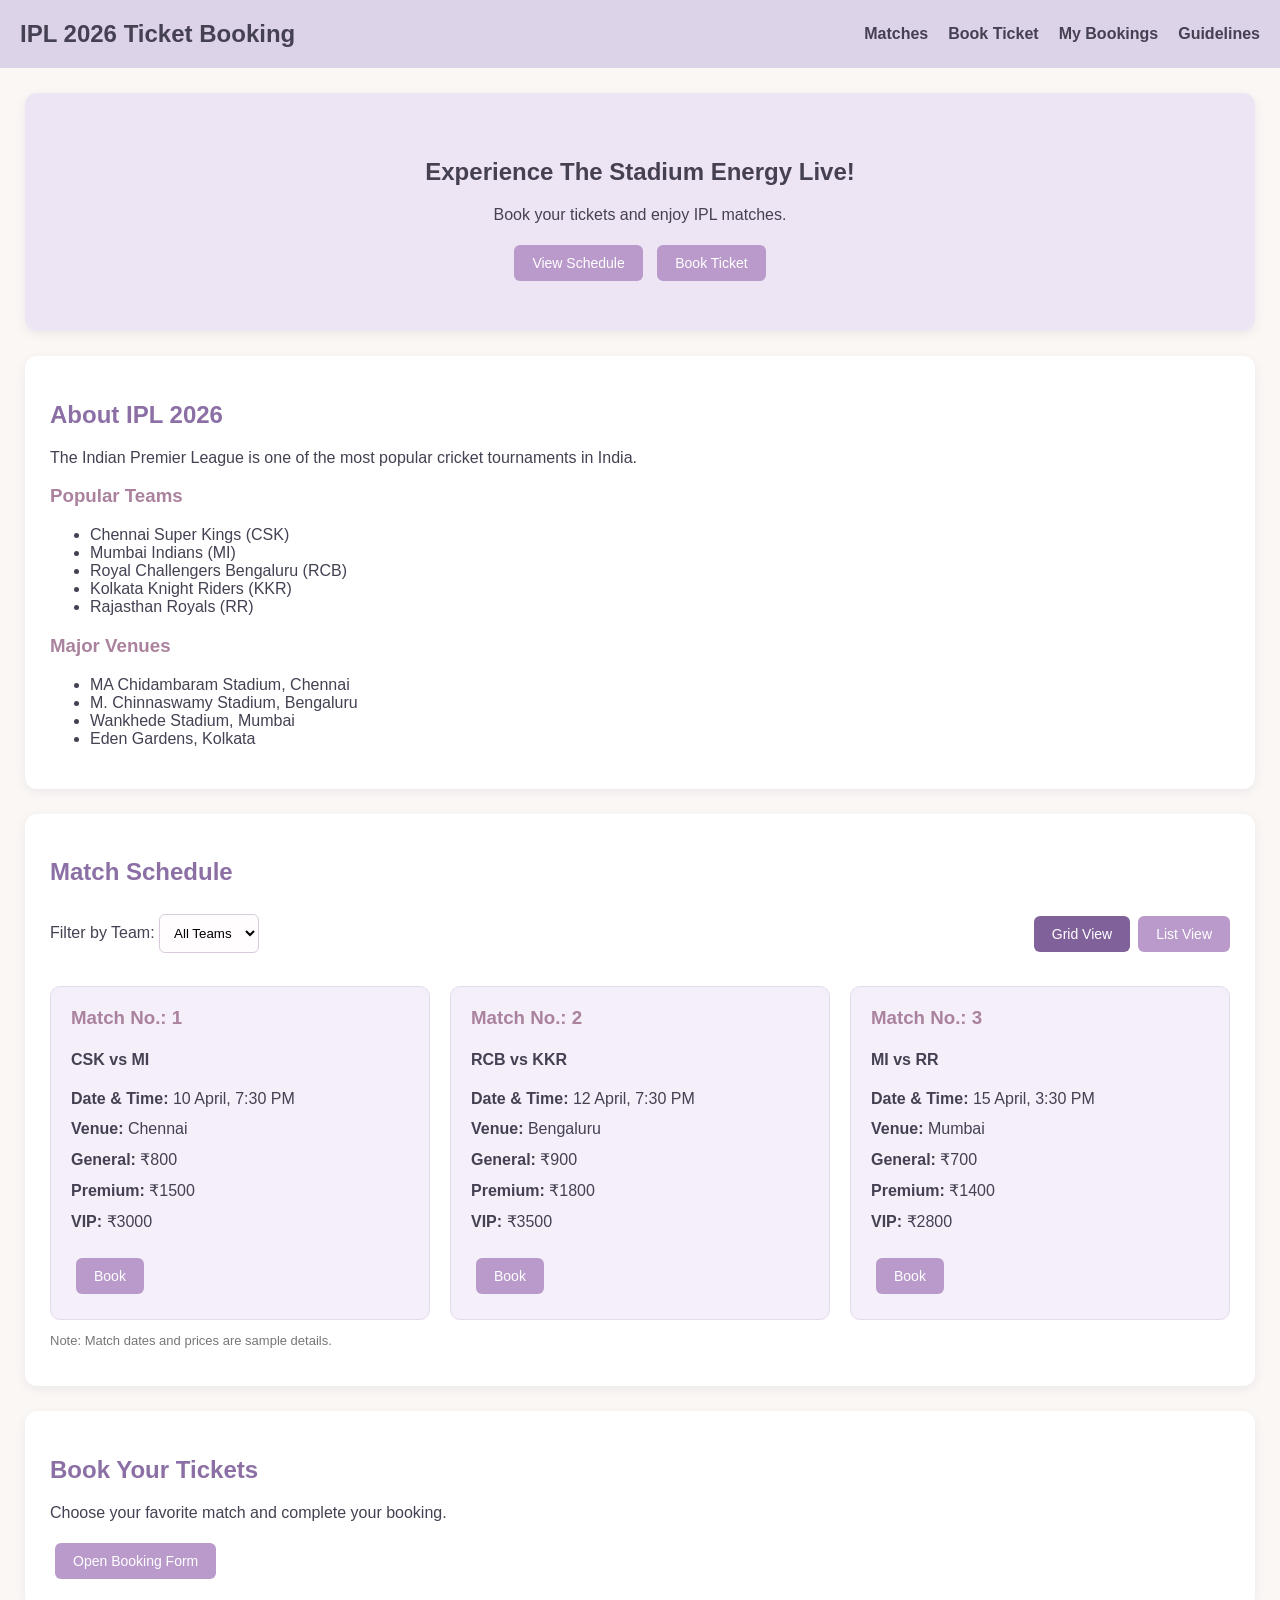
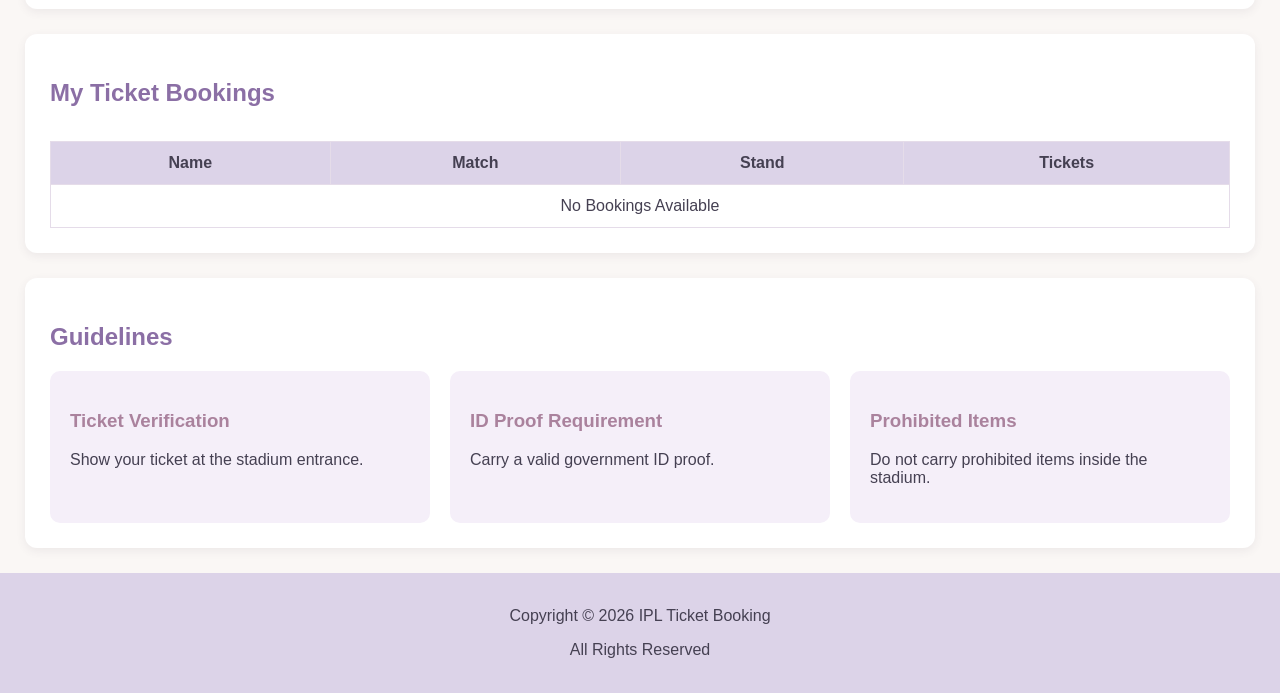
<file: index.html>
<!DOCTYPE html>
<html lang="en">
<head>
    <meta charset="UTF-8">
    <meta name="viewport" content="width=device-width, initial-scale=1.0">
    <title>IPL 2026 Ticket Booking</title>
    <link rel="stylesheet" href="style.css">
</head>

<body>

    <!-- Header -->
    <header>
        <div class="navbar">
            <h1>IPL 2026 Ticket Booking</h1>

            <button type="button" class="menu-toggle"
                    id="menuToggle"
                    aria-label="Toggle navigation"
                    aria-expanded="false"
                    aria-controls="navLinks">
                ☰
            </button>

            <nav id="navLinks">
                <a href="#matches">Matches</a>
                <a href="booking.html#booking">Book Ticket</a>
                <a href="#mybookings">My Bookings</a>
                <a href="#guidelines">Guidelines</a>
            </nav>
        </div>
    </header>

    <!-- Banner -->
    <section class="banner">
        <h1>Experience The Stadium Energy Live!</h1>
        <p>Book your tickets and enjoy IPL matches.</p>

        <a href="#matches" class="button">View Schedule</a>
        <a href="booking.html#booking" class="button">Book Ticket</a>
    </section>

    <!-- About IPL -->
    <section>
        <h2>About IPL 2026</h2>

        <p>
            The Indian Premier League is one of the most popular
            cricket tournaments in India.
        </p>

        <h3>Popular Teams</h3>
        <ul>
            <li>Chennai Super Kings (CSK)</li>
            <li>Mumbai Indians (MI)</li>
            <li>Royal Challengers Bengaluru (RCB)</li>
            <li>Kolkata Knight Riders (KKR)</li>
            <li>Rajasthan Royals (RR)</li>
        </ul>

        <h3>Major Venues</h3>
        <ul>
            <li>MA Chidambaram Stadium, Chennai</li>
            <li>M. Chinnaswamy Stadium, Bengaluru</li>
            <li>Wankhede Stadium, Mumbai</li>
            <li>Eden Gardens, Kolkata</li>
        </ul>
    </section>

    <!-- Match Schedule -->
    <section id="matches">
        <h2>Match Schedule</h2>

        <div class="match-controls">

            <div>
                <label for="team">Filter by Team:</label>

                <select id="team">
                    <option value="all">All Teams</option>
                    <option value="CSK">CSK</option>
                    <option value="MI">MI</option>
                    <option value="RCB">RCB</option>
                    <option value="KKR">KKR</option>
                    <option value="RR">RR</option>
                </select>
            </div>

            <div class="view-buttons">
                <button type="button" id="gridView"
                        aria-pressed="true">
                    Grid View
                </button>

                <button type="button" id="listView"
                        aria-pressed="false">
                    List View
                </button>
            </div>

        </div>

        <!-- CSS Grid Match Cards -->
        <div class="match-grid" id="matchContainer">

            <div class="match-card" data-teams="CSK MI">
                <h3>Match No.: 1</h3>
                <h4>CSK vs MI</h4>

                <p><strong>Date & Time:</strong> 10 April, 7:30 PM</p>
                <p><strong>Venue:</strong> Chennai</p>
                <p><strong>General:</strong> ₹800</p>
                <p><strong>Premium:</strong> ₹1500</p>
                <p><strong>VIP:</strong> ₹3000</p>

                <a href="booking.html#booking" class="button">
                    Book
                </a>
            </div>

            <div class="match-card" data-teams="RCB KKR">
                <h3>Match No.: 2</h3>
                <h4>RCB vs KKR</h4>

                <p><strong>Date & Time:</strong> 12 April, 7:30 PM</p>
                <p><strong>Venue:</strong> Bengaluru</p>
                <p><strong>General:</strong> ₹900</p>
                <p><strong>Premium:</strong> ₹1800</p>
                <p><strong>VIP:</strong> ₹3500</p>

                <a href="booking.html#booking" class="button">
                    Book
                </a>
            </div>

            <div class="match-card" data-teams="MI RR">
                <h3>Match No.: 3</h3>
                <h4>MI vs RR</h4>

                <p><strong>Date & Time:</strong> 15 April, 3:30 PM</p>
                <p><strong>Venue:</strong> Mumbai</p>
                <p><strong>General:</strong> ₹700</p>
                <p><strong>Premium:</strong> ₹1400</p>
                <p><strong>VIP:</strong> ₹2800</p>

                <a href="booking.html#booking" class="button">
                    Book
                </a>
            </div>

        </div>

        <p id="noMatches" hidden>
            No matches found for this team.
        </p>

        <p class="note">
            Note: Match dates and prices are sample details.
        </p>
    </section>

    <!-- Booking Section -->
    <section id="booking">
        <h2>Book Your Tickets</h2>

        <p>
            Choose your favorite match and complete your booking.
        </p>

        <a href="booking.html#booking" class="button">
            Open Booking Form
        </a>
    </section>

    <!-- My Bookings -->
    <section id="mybookings">
        <h2>My Ticket Bookings</h2>

        <div class="table-container">
            <table>
                <tr>
                    <th>Name</th>
                    <th>Match</th>
                    <th>Stand</th>
                    <th>Tickets</th>
                </tr>

                <tr>
                    <td colspan="4">No Bookings Available</td>
                </tr>
            </table>
        </div>
    </section>

    <!-- Guidelines -->
    <section id="guidelines">
        <h2>Guidelines</h2>

        <div class="guidelines-grid">

            <div class="guideline-card">
                <h3>Ticket Verification</h3>
                <p>Show your ticket at the stadium entrance.</p>
            </div>

            <div class="guideline-card">
                <h3>ID Proof Requirement</h3>
                <p>Carry a valid government ID proof.</p>
            </div>

            <div class="guideline-card">
                <h3>Prohibited Items</h3>
                <p>Do not carry prohibited items inside the stadium.</p>
            </div>

        </div>
    </section>

    <!-- Toast Notification -->
    <div id="toast" role="status" aria-live="polite"></div>

    <!-- Footer -->
    <footer>
        <p>Copyright © 2026 IPL Ticket Booking</p>
        <p>All Rights Reserved</p>
    </footer>

    <script src="app.js"></script>
</body>
</html>
</file>
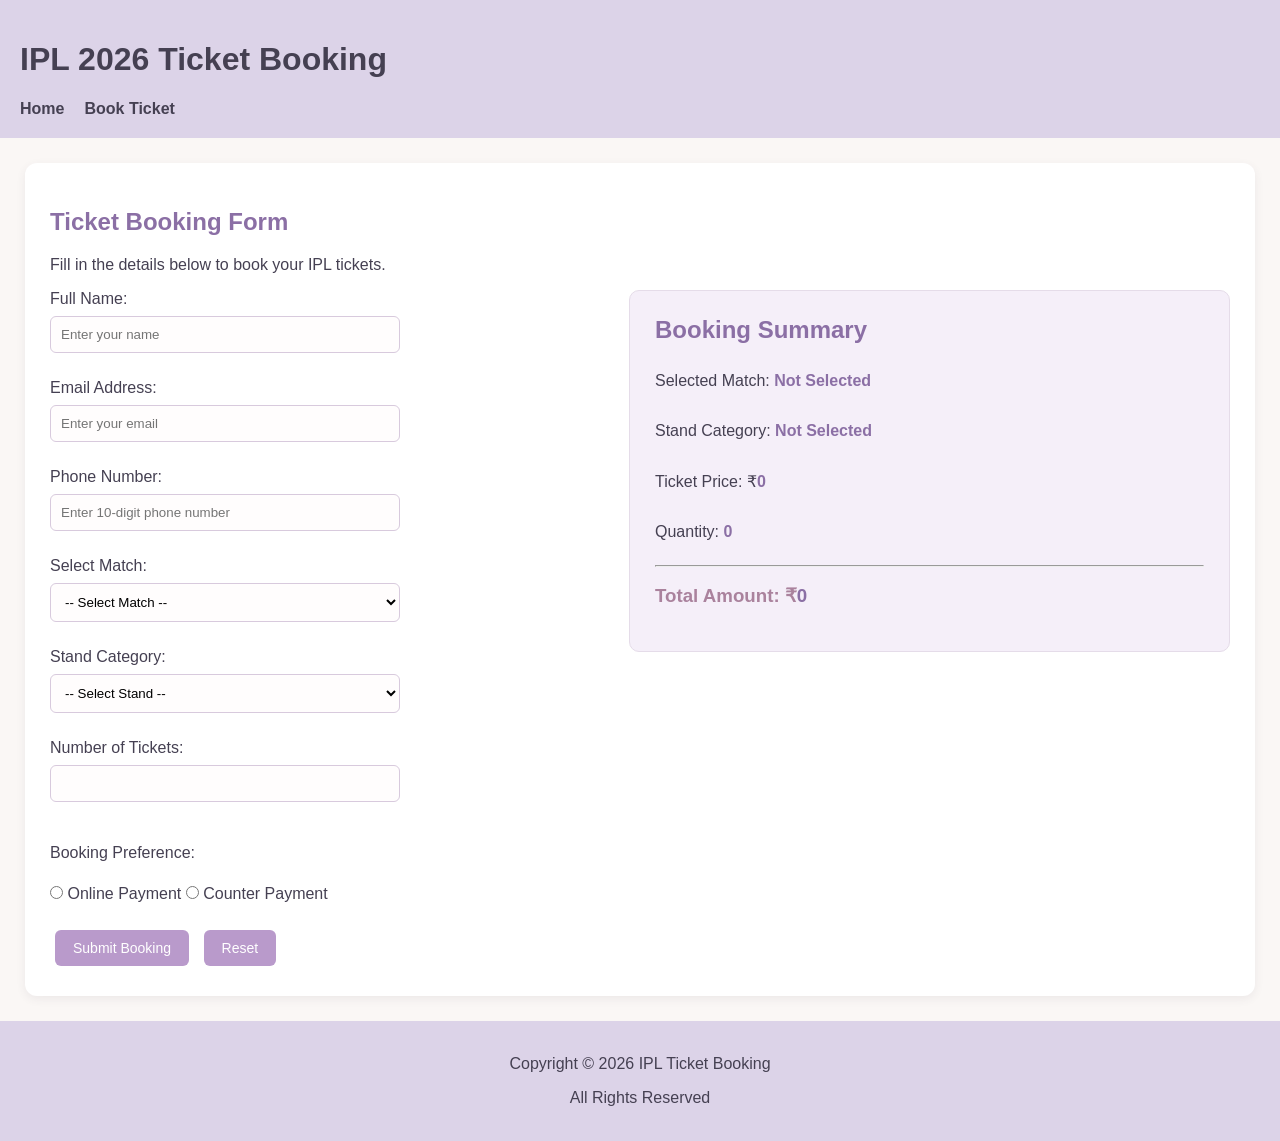
<file: booking.html>
<!DOCTYPE html>
<html>
<head>
    <title>IPL Ticket Booking Form</title>
    <link rel="stylesheet" href="style.css">
</head>

<body>

    <!-- Header -->
    <header>
        <h1>IPL 2026 Ticket Booking</h1>

        <nav>
            <a href="index.html">Home</a>
            <a href="booking.html">Book Ticket</a>
        </nav>
    </header>

    <!-- Booking Section -->
    <section id="booking">
        <h2>Ticket Booking Form</h2>
        <p>Fill in the details below to book your IPL tickets.</p>

        <div class="booking-container">

            <!-- Booking Form -->
            <form id="bookingForm">

                <label for="name">Full Name:</label><br>
                <input type="text" id="name" name="name"
                       placeholder="Enter your name"
                       minlength="3" maxlength="30" required>
                <br><br>

                <label for="email">Email Address:</label><br>
                <input type="email" id="email" name="email"
                       placeholder="Enter your email" required>
                <br><br>

                <label for="phone">Phone Number:</label><br>
                <input type="tel" id="phone" name="phone"
                       placeholder="Enter 10-digit phone number"
                       pattern="[0-9]{10}"
                       title="Enter a 10-digit phone number"
                       required>
                <br><br>

                <label for="match">Select Match:</label><br>
                <select id="match" name="match" required>
                    <option value="">-- Select Match --</option>
                    <option value="CSK vs MI">CSK vs MI</option>
                    <option value="RCB vs KKR">RCB vs KKR</option>
                    <option value="MI vs RR">MI vs RR</option>
                </select>
                <br><br>

                <label for="stand">Stand Category:</label><br>
                <select id="stand" name="stand" required>
                    <option value="">-- Select Stand --</option>
                    <option value="General">General</option>
                    <option value="Premium">Premium</option>
                    <option value="VIP">VIP</option>
                </select>
                <br><br>

                <label for="tickets">Number of Tickets:</label><br>
                <input type="number" id="tickets" name="tickets"
                       min="1" max="10" required>
                <br><br>

                <!-- Booking Preference -->
                <p>Booking Preference:</p>

                <input type="radio" id="online"
                       name="preference"
                       value="Online Payment" required>
                <label for="online">Online Payment</label>

                <input type="radio" id="counter"
                       name="preference"
                       value="Counter Payment">
                <label for="counter">Counter Payment</label>

                <br><br>

                <button type="submit">Submit Booking</button>
                <button type="reset">Reset</button>

            </form>

            <!-- Static Booking Summary -->
            <div class="summary" id="summary">
                <h2>Booking Summary</h2>

                <p>
                    Selected Match:
                    <span id="summaryMatch">Not Selected</span>
                </p>

                <p>
                    Stand Category:
                    <span id="summaryStand">Not Selected</span>
                </p>

                <p>
                    Ticket Price:
                    ₹<span id="summaryPrice">0</span>
                </p>

                <p>
                    Quantity:
                    <span id="summaryQuantity">0</span>
                </p>

                <hr>

                <h3>
                    Total Amount:
                    ₹<span id="summaryTotal">0</span>
                </h3>
            </div>

        </div>

        <!-- Confirmation Message -->
        <div id="confirmation" style="display: none;">

            <h2 class="success">
                Booking Confirmed Successfully!
            </h2>

            <p>Thank you for booking your IPL tickets.</p>
            <p>Your form has been submitted successfully.</p>

            <h3>Enjoy the Match!</h3>

            <button type="button" id="bookAgain">
                Book Another Ticket
            </button>

            <a href="index.html" class="button">
                Go to Home
            </a>

        </div>

    </section>

    <!-- Toast Notification -->
    <div id="toast" role="status" aria-live="polite"></div>

    <!-- Footer -->
    <footer>
        <p>Copyright © 2026 IPL Ticket Booking</p>
        <p>All Rights Reserved</p>
    </footer>

    <script src="app.js"></script>

</body>
</html>
</file>
<file: style.css>
/* General Styling */
* {
    box-sizing: border-box;
}

html {
    scroll-behavior: smooth;
}

body {
    margin: 0;
    font-family: Arial, sans-serif;
    background-color: #faf7f5;
    color: #454052;
}

/* Header */
header {
    background-color: #dcd3e8;
    padding: 20px;
}

/* Flexbox Navigation */
.navbar {
    display: flex;
    justify-content: space-between;
    align-items: center;
    gap: 20px;
}

.navbar h1 {
    margin: 0;
    font-size: 24px;
}

nav {
    display: flex;
    gap: 20px;
}

nav a {
    color: #454052;
    text-decoration: none;
    font-weight: bold;
}

nav a:hover {
    color: #8b6fa5;
}

/* Hamburger Menu */
.menu-toggle {
    display: none;
    font-size: 24px;
    background: transparent;
    color: #454052;
    border: none;
    cursor: pointer;
}

/* Sections */
section {
    background-color: white;
    margin: 25px;
    padding: 25px;
    border-radius: 12px;
    box-shadow: 0 3px 10px rgba(80, 60, 90, 0.08);
}

h2 {
    color: #8b6fa5;
}

h3 {
    color: #aa829d;
}

/* Banner */
.banner {
    background-color: #eee5f4;
    text-align: center;
    padding: 45px 20px;
}

/* Buttons */
button,
.button {
    display: inline-block;
    background-color: #b99acb;
    color: white;
    padding: 10px 18px;
    border: none;
    border-radius: 6px;
    cursor: pointer;
    text-decoration: none;
    font-size: 14px;
    margin: 5px;
}

button:hover,
.button:hover {
    background-color: #9676ad;
}

/* Match Controls */
.match-controls {
    display: flex;
    justify-content: space-between;
    align-items: center;
    gap: 15px;
    margin-bottom: 25px;
    flex-wrap: wrap;
}

.match-controls select {
    padding: 10px;
    border: 1px solid #d8cadd;
    border-radius: 6px;
}

.view-buttons {
    display: flex;
    gap: 8px;
}

.view-buttons button {
    margin: 0;
}

.view-buttons button[aria-pressed="true"] {
    background-color: #80619a;
}

/* CSS Grid for Match Cards */
.match-grid {
    display: grid;
    grid-template-columns: repeat(3, 1fr);
    gap: 20px;
}

/* List View */
.match-grid.list-view {
    grid-template-columns: 1fr;
}

/* Match Cards */
.match-card {
    background-color: #f5eff9;
    border: 1px solid #e5dce9;
    border-radius: 10px;
    padding: 20px;
    min-width: 0;
}

.match-card h3 {
    margin-top: 0;
}

.match-card h4 {
    color: #454052;
}

.match-card p {
    margin: 12px 0;
}

.match-card .button {
    margin-top: 15px;
}

/* Guidelines Grid */
.guidelines-grid {
    display: grid;
    grid-template-columns: repeat(3, 1fr);
    gap: 20px;
}

.guideline-card {
    background-color: #f5eff9;
    border-radius: 10px;
    padding: 20px;
}

/* Tables */
table {
    width: 100%;
    border-collapse: collapse;
    margin-top: 15px;
}

th {
    background-color: #dcd3e8;
}

th,
td {
    border: 1px solid #e5dce9;
    padding: 12px;
    text-align: center;
}

.table-container {
    overflow-x: auto;
}

/* Booking Page Layout */
.booking-container {
    display: flex;
    gap: 30px;
    align-items: flex-start;
}

#bookingForm {
    flex: 1;
    min-width: 0;
}

/* Booking Summary */
.summary {
    flex: 1;
    background-color: #f5eff9;
    padding: 25px;
    border-radius: 10px;
    border: 1px solid #e5dce9;
}

.summary h2 {
    margin-top: 0;
}

.summary p {
    padding: 8px 0;
}

.summary span {
    font-weight: bold;
    color: #8b6fa5;
}

/* Form Fields */
input,
select {
    padding: 10px;
    margin: 8px 0;
    border: 1px solid #d8cadd;
    border-radius: 6px;
    background-color: #fffdfd;
}

#bookingForm input:not([type="radio"]),
#bookingForm select {
    width: 100%;
    max-width: 350px;
}

input[type="radio"] {
    width: auto;
}

/* Confirmation */
.success {
    color: green;
}

/* Toast Notification */
#toast {
    display: none;
    position: fixed;
    right: 25px;
    bottom: 25px;
    background-color: #8b6fa5;
    color: white;
    padding: 15px 20px;
    border-radius: 8px;
    box-shadow: 0 3px 10px rgba(0, 0, 0, 0.15);
    z-index: 1000;
}

/* Notes */
.note {
    font-size: 13px;
    color: #777;
}

/* Footer */
footer {
    background-color: #dcd3e8;
    text-align: center;
    padding: 18px;
}

/* Tablet View */
@media (max-width: 900px) {
    .match-grid {
        grid-template-columns: repeat(2, 1fr);
    }

    .guidelines-grid {
        grid-template-columns: 1fr;
    }

    .booking-container {
        flex-direction: column;
    }

    #bookingForm,
    .summary {
        width: 100%;
    }
}

/* Mobile View */
@media (max-width: 600px) {
    .navbar {
        flex-wrap: wrap;
    }

    .navbar h1 {
        font-size: 18px;
    }

    .menu-toggle {
        display: block;
    }

    #navLinks {
        display: none;
        width: 100%;
        flex-direction: column;
        gap: 15px;
    }

    #navLinks.open {
        display: flex;
    }

    section {
        margin: 12px;
        padding: 15px;
    }

    .match-grid,
    .match-grid.list-view {
        grid-template-columns: 1fr;
    }

    .match-controls {
        align-items: flex-start;
        flex-direction: column;
    }

    .view-buttons {
        width: 100%;
    }

    .guidelines-grid {
        grid-template-columns: 1fr;
    }

    #toast {
        left: 15px;
        right: 15px;
    }
}
</file>
